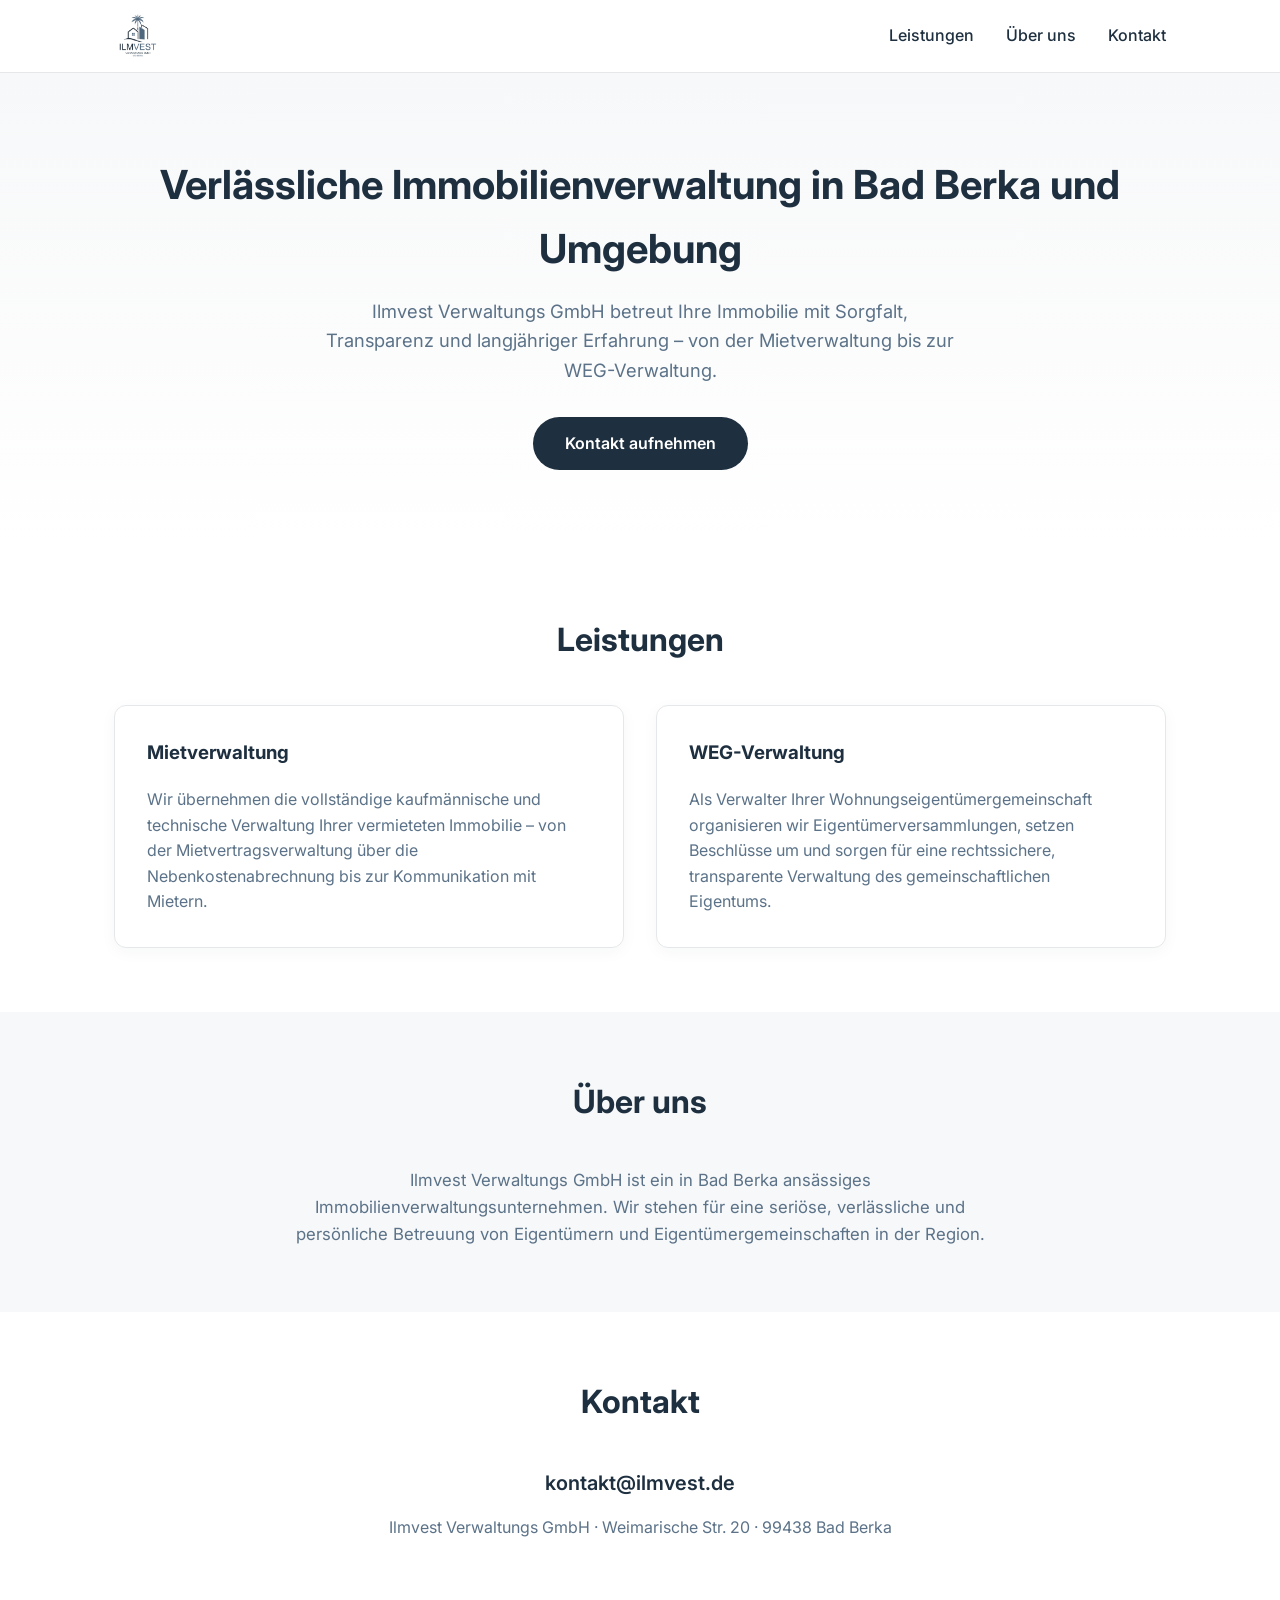
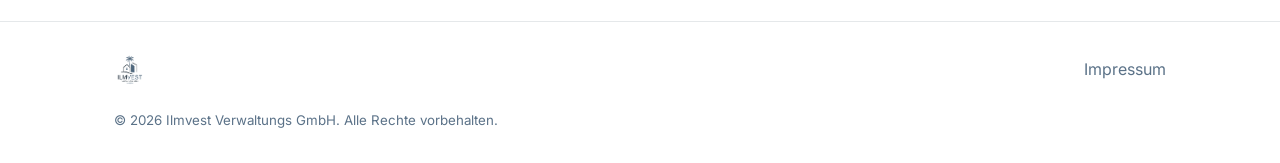
<file: index.html>
<!DOCTYPE html>
<html lang="de">
<head>
  <meta charset="UTF-8">
  <meta name="viewport" content="width=device-width, initial-scale=1.0">
  <title>Ilmvest Verwaltungs GmbH – Immobilienverwaltung in Bad Berka</title>
  <meta name="description" content="Ilmvest Verwaltungs GmbH bietet verlässliche Mietverwaltung und WEG-Verwaltung in Bad Berka und Umgebung.">
  <link rel="preconnect" href="https://fonts.googleapis.com">
  <link rel="preconnect" href="https://fonts.gstatic.com" crossorigin>
  <link href="https://fonts.googleapis.com/css2?family=Inter:wght@400;500;600;700&display=swap" rel="stylesheet">
  <link rel="stylesheet" href="assets/style.css">
</head>
<body>
  <header class="site-header">
    <div class="container">
      <a class="logo" href="index.html">
        <img src="assets/logo.png" alt="Ilmvest Verwaltungs GmbH Logo">
      </a>
      <nav class="nav nav-desktop">
        <ul>
          <li><a href="#leistungen">Leistungen</a></li>
          <li><a href="#ueber-uns">Über uns</a></li>
          <li><a href="#kontakt">Kontakt</a></li>
        </ul>
      </nav>
      <details class="nav-mobile">
        <summary aria-label="Menü öffnen">☰</summary>
        <nav class="nav-mobile-panel">
          <a href="#leistungen">Leistungen</a>
          <a href="#ueber-uns">Über uns</a>
          <a href="#kontakt">Kontakt</a>
        </nav>
      </details>
    </div>
  </header>

  <main>
    <section class="hero">
      <div class="container">
        <h1 class="reveal">Verlässliche Immobilienverwaltung in Bad Berka und Umgebung</h1>
        <p class="reveal">Ilmvest Verwaltungs GmbH betreut Ihre Immobilie mit Sorgfalt, Transparenz und langjähriger Erfahrung – von der Mietverwaltung bis zur WEG-Verwaltung.</p>
        <a class="btn reveal" href="#kontakt">Kontakt aufnehmen</a>
      </div>
    </section>

    <section id="leistungen" class="section">
      <div class="container">
        <h2 class="reveal">Leistungen</h2>
        <div class="card-grid">
          <div class="card reveal">
            <h3>Mietverwaltung</h3>
            <p>Wir übernehmen die vollständige kaufmännische und technische Verwaltung Ihrer vermieteten Immobilie – von der Mietvertragsverwaltung über die Nebenkostenabrechnung bis zur Kommunikation mit Mietern.</p>
          </div>
          <div class="card reveal">
            <h3>WEG-Verwaltung</h3>
            <p>Als Verwalter Ihrer Wohnungseigentümergemeinschaft organisieren wir Eigentümerversammlungen, setzen Beschlüsse um und sorgen für eine rechtssichere, transparente Verwaltung des gemeinschaftlichen Eigentums.</p>
          </div>
        </div>
      </div>
    </section>

    <section id="ueber-uns" class="section section-alt">
      <div class="container">
        <h2 class="reveal">Über uns</h2>
        <p class="about-text reveal">Ilmvest Verwaltungs GmbH ist ein in Bad Berka ansässiges Immobilienverwaltungsunternehmen. Wir stehen für eine seriöse, verlässliche und persönliche Betreuung von Eigentümern und Eigentümergemeinschaften in der Region.</p>
      </div>
    </section>

    <section id="kontakt" class="section contact">
      <div class="container">
        <h2 class="reveal">Kontakt</h2>
        <p class="reveal"><a class="email" href="mailto:kontakt@ilmvest.de">kontakt@ilmvest.de</a></p>
        <p class="address reveal">Ilmvest Verwaltungs GmbH · Weimarische Str. 20 · 99438 Bad Berka</p>
      </div>
    </section>
  </main>

  <footer class="site-footer">
    <div class="container">
      <img src="assets/logo.png" alt="Ilmvest Verwaltungs GmbH Logo">
      <nav>
        <a href="impressum.html">Impressum</a>
      </nav>
      <small>&copy; 2026 Ilmvest Verwaltungs GmbH. Alle Rechte vorbehalten.</small>
    </div>
  </footer>

  <script src="assets/script.js"></script>
</body>
</html>
</file>
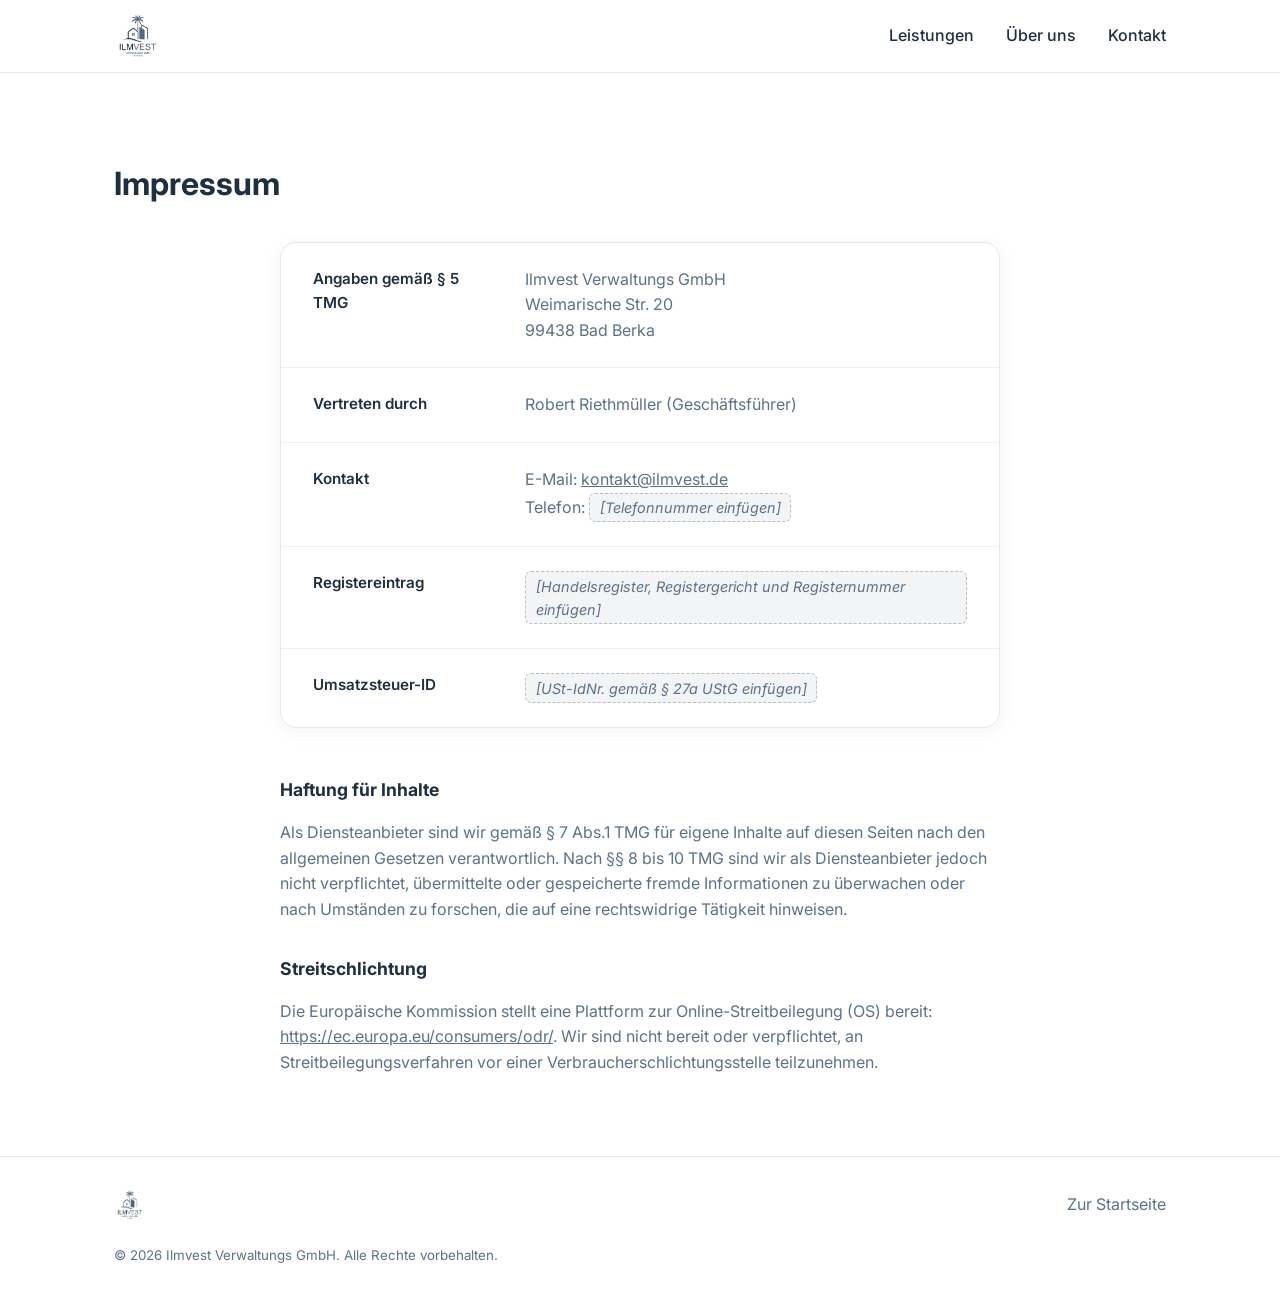
<file: impressum.html>
<!DOCTYPE html>
<html lang="de">
<head>
  <meta charset="UTF-8">
  <meta name="viewport" content="width=device-width, initial-scale=1.0">
  <title>Impressum – Ilmvest Verwaltungs GmbH</title>
  <link rel="preconnect" href="https://fonts.googleapis.com">
  <link rel="preconnect" href="https://fonts.gstatic.com" crossorigin>
  <link href="https://fonts.googleapis.com/css2?family=Inter:wght@400;500;600;700&display=swap" rel="stylesheet">
  <link rel="stylesheet" href="assets/style.css">
</head>
<body>
  <header class="site-header">
    <div class="container">
      <a class="logo" href="index.html">
        <img src="assets/logo.png" alt="Ilmvest Verwaltungs GmbH Logo">
      </a>
      <nav class="nav nav-desktop">
        <ul>
          <li><a href="index.html#leistungen">Leistungen</a></li>
          <li><a href="index.html#ueber-uns">Über uns</a></li>
          <li><a href="index.html#kontakt">Kontakt</a></li>
        </ul>
      </nav>
      <details class="nav-mobile">
        <summary aria-label="Menü öffnen">☰</summary>
        <nav class="nav-mobile-panel">
          <a href="index.html#leistungen">Leistungen</a>
          <a href="index.html#ueber-uns">Über uns</a>
          <a href="index.html#kontakt">Kontakt</a>
        </nav>
      </details>
    </div>
  </header>

  <main class="section legal">
    <div class="container">
      <h1 class="reveal">Impressum</h1>

      <div class="legal-card reveal">
        <div class="legal-row">
          <span class="legal-label">Angaben gemäß § 5 TMG</span>
          <div class="legal-value">
            <p>Ilmvest Verwaltungs GmbH<br>
            Weimarische Str. 20<br>
            99438 Bad Berka</p>
          </div>
        </div>

        <div class="legal-row">
          <span class="legal-label">Vertreten durch</span>
          <div class="legal-value">
            <p>Robert Riethmüller (Geschäftsführer)</p>
          </div>
        </div>

        <div class="legal-row">
          <span class="legal-label">Kontakt</span>
          <div class="legal-value">
            <p>
              E-Mail: <a href="mailto:kontakt@ilmvest.de">kontakt@ilmvest.de</a><br>
              Telefon: <span class="placeholder">[Telefonnummer einfügen]</span>
            </p>
          </div>
        </div>

        <div class="legal-row">
          <span class="legal-label">Registereintrag</span>
          <div class="legal-value">
            <p><span class="placeholder">[Handelsregister, Registergericht und Registernummer einfügen]</span></p>
          </div>
        </div>

        <div class="legal-row">
          <span class="legal-label">Umsatzsteuer-ID</span>
          <div class="legal-value">
            <p><span class="placeholder">[USt-IdNr. gemäß § 27a UStG einfügen]</span></p>
          </div>
        </div>
      </div>

      <div class="legal-note reveal">
        <h2>Haftung für Inhalte</h2>
        <p>Als Diensteanbieter sind wir gemäß § 7 Abs.1 TMG für eigene Inhalte auf diesen Seiten nach den allgemeinen Gesetzen verantwortlich. Nach §§ 8 bis 10 TMG sind wir als Diensteanbieter jedoch nicht verpflichtet, übermittelte oder gespeicherte fremde Informationen zu überwachen oder nach Umständen zu forschen, die auf eine rechtswidrige Tätigkeit hinweisen.</p>

        <h2>Streitschlichtung</h2>
        <p>Die Europäische Kommission stellt eine Plattform zur Online-Streitbeilegung (OS) bereit: <a href="https://ec.europa.eu/consumers/odr/" target="_blank" rel="noopener">https://ec.europa.eu/consumers/odr/</a>. Wir sind nicht bereit oder verpflichtet, an Streitbeilegungsverfahren vor einer Verbraucherschlichtungsstelle teilzunehmen.</p>
      </div>
    </div>
  </main>

  <footer class="site-footer">
    <div class="container">
      <img src="assets/logo.png" alt="Ilmvest Verwaltungs GmbH Logo">
      <nav>
        <a href="index.html">Zur Startseite</a>
      </nav>
      <small>&copy; 2026 Ilmvest Verwaltungs GmbH. Alle Rechte vorbehalten.</small>
    </div>
  </footer>

  <script src="assets/script.js"></script>
</body>
</html>
</file>
<file: assets/style.css>
:root {
  --color-primary: #1e2f3f;
  --color-accent: #5b7288;
  --color-bg: #ffffff;
  --color-bg-alt: #f7f8f9;
  --color-text: #1e2f3f;
  --color-text-muted: #5b7288;
  --font-base: "Inter", system-ui, -apple-system, "Segoe UI", sans-serif;
  --max-width: 1100px;
}

* {
  box-sizing: border-box;
}

html {
  scroll-behavior: smooth;
  scroll-padding-top: 84px;
}

@media (prefers-reduced-motion: reduce) {
  html {
    scroll-behavior: auto;
  }
  * {
    animation-duration: 0.01ms !important;
    transition-duration: 0.01ms !important;
  }
}

body {
  margin: 0;
  font-family: var(--font-base);
  color: var(--color-text);
  background: var(--color-bg);
  line-height: 1.6;
}

/* Scroll-reveal: only active once JS has confirmed and set up the observer,
   so content stays fully visible with JS disabled. */
.js .reveal {
  opacity: 0;
  transform: translateY(24px);
  transition: opacity 0.7s ease, transform 0.7s ease;
}

.js .reveal.is-visible {
  opacity: 1;
  transform: translateY(0);
}

.hero p.reveal {
  transition-delay: 0.1s;
}

.hero .btn.reveal {
  transition-delay: 0.2s;
}

.card-grid .card:nth-child(2) {
  transition-delay: 0.12s;
}

img {
  max-width: 100%;
  display: block;
}

a {
  color: var(--color-accent);
}

.container {
  max-width: var(--max-width);
  margin: 0 auto;
  padding: 0 1.5rem;
}

/* Header */
.site-header {
  position: sticky;
  top: 0;
  background: var(--color-bg);
  border-bottom: 1px solid #e5e8ea;
  z-index: 10;
}

.site-header .container {
  display: flex;
  align-items: center;
  justify-content: space-between;
  padding-top: 0.75rem;
  padding-bottom: 0.75rem;
}

.site-header .logo img {
  height: 48px;
  transition: transform 0.25s ease;
}

.site-header .logo:hover img {
  transform: scale(1.04);
}

.nav ul {
  list-style: none;
  display: flex;
  gap: 2rem;
  margin: 0;
  padding: 0;
}

.nav a {
  position: relative;
  text-decoration: none;
  color: var(--color-primary);
  font-weight: 500;
  transition: color 0.2s ease;
}

.nav a::after {
  content: "";
  position: absolute;
  left: 0;
  bottom: -4px;
  width: 0%;
  height: 2px;
  background: var(--color-accent);
  transition: width 0.25s ease;
}

.nav a:hover {
  color: var(--color-accent);
}

.nav a:hover::after {
  width: 100%;
}

/* Mobile nav uses <details>/<summary>, no JS required */
.nav-mobile {
  display: none;
  position: relative;
}

.nav-mobile summary {
  list-style: none;
  cursor: pointer;
  font-size: 1.75rem;
  line-height: 1;
  color: var(--color-primary);
}

.nav-mobile summary::-webkit-details-marker {
  display: none;
}

.nav-mobile[open] .nav-mobile-panel {
  display: flex;
}

.nav-mobile-panel {
  display: none;
  flex-direction: column;
  gap: 1rem;
  position: absolute;
  right: 0;
  top: 44px;
  background: var(--color-bg);
  border: 1px solid #e5e8ea;
  border-radius: 8px;
  padding: 1rem 1.5rem;
  box-shadow: 0 8px 24px rgba(30, 47, 63, 0.08);
  z-index: 20;
}

.nav-mobile-panel a {
  text-decoration: none;
  color: var(--color-primary);
  font-weight: 500;
  transition: color 0.2s ease, padding-left 0.2s ease;
}

.nav-mobile-panel a:hover {
  color: var(--color-accent);
  padding-left: 0.25rem;
}

@media (max-width: 768px) {
  .nav-desktop {
    display: none;
  }
  .nav-mobile {
    display: block;
  }
}

/* Hero */
.hero {
  padding: 5rem 0;
  text-align: center;
  background: linear-gradient(180deg, var(--color-bg-alt), var(--color-bg));
}

.hero h1 {
  font-size: 2.5rem;
  margin: 0 0 1rem;
  color: var(--color-primary);
  overflow-wrap: break-word;
}

@media (max-width: 480px) {
  .hero h1 {
    font-size: 1.85rem;
  }
}

.hero p {
  font-size: 1.15rem;
  color: var(--color-text-muted);
  max-width: 640px;
  margin: 0 auto 2rem;
}

.btn,
.btn.reveal {
  display: inline-block;
  background: var(--color-primary);
  color: #fff;
  padding: 0.85rem 2rem;
  border-radius: 999px;
  text-decoration: none;
  font-weight: 600;
  transition: background 0.4s cubic-bezier(0.16, 1, 0.3, 1),
    transform 0.4s cubic-bezier(0.16, 1, 0.3, 1),
    box-shadow 0.4s cubic-bezier(0.16, 1, 0.3, 1),
    opacity 0.7s ease;
}

.btn:hover {
  background: var(--color-accent);
  color: #fff;
  transform: translateY(-2px);
  box-shadow: 0 10px 24px rgba(30, 47, 63, 0.18);
}

/* Sections */
.section {
  padding: 4rem 0;
}

.section-alt {
  background: var(--color-bg-alt);
}

.section h2 {
  font-size: 2rem;
  color: var(--color-primary);
  margin-top: 0;
  text-align: center;
  margin-bottom: 2.5rem;
}

/* Cards (Leistungen) */
.card-grid {
  display: grid;
  grid-template-columns: repeat(2, 1fr);
  gap: 2rem;
}

@media (max-width: 768px) {
  .card-grid {
    grid-template-columns: 1fr;
  }
}

.card,
.card.reveal {
  background: var(--color-bg);
  border: 1px solid #e5e8ea;
  border-radius: 12px;
  padding: 2rem;
  box-shadow: 0 4px 16px rgba(30, 47, 63, 0.04);
  transition: transform 0.55s cubic-bezier(0.16, 1, 0.3, 1),
    box-shadow 0.55s cubic-bezier(0.16, 1, 0.3, 1),
    border-color 0.55s cubic-bezier(0.16, 1, 0.3, 1),
    opacity 0.7s ease;
}

.card:hover {
  transform: translateY(-6px);
  border-color: var(--color-accent);
  box-shadow: 0 16px 32px rgba(30, 47, 63, 0.1);
}

.card h3 {
  color: var(--color-primary);
  margin-top: 0;
  transition: color 0.55s cubic-bezier(0.16, 1, 0.3, 1);
}

.card:hover h3 {
  color: var(--color-accent);
}

.card p {
  color: var(--color-text-muted);
  margin-bottom: 0;
}

/* Über uns */
.about-text {
  max-width: 720px;
  margin: 0 auto;
  text-align: center;
  color: var(--color-text-muted);
  font-size: 1.05rem;
}

/* Kontakt */
.contact {
  text-align: center;
}

.contact a.email {
  font-size: 1.25rem;
  font-weight: 600;
  color: var(--color-primary);
  text-decoration: none;
  border-bottom: 2px solid transparent;
  transition: color 0.2s ease, border-color 0.2s ease;
}

.contact a.email:hover {
  color: var(--color-accent);
  border-color: var(--color-accent);
}

.contact .address {
  margin-top: 0.5rem;
  color: var(--color-text-muted);
}

/* Footer */
.site-footer {
  border-top: 1px solid #e5e8ea;
  padding: 2rem 0;
}

.site-footer .container {
  display: flex;
  align-items: center;
  justify-content: space-between;
  flex-wrap: wrap;
  gap: 1rem;
}

.site-footer img {
  height: 32px;
}

.site-footer nav a {
  color: var(--color-text-muted);
  text-decoration: none;
  margin-left: 1.5rem;
  transition: color 0.2s ease;
}

.site-footer nav a:hover {
  color: var(--color-accent);
}

.site-footer small {
  display: block;
  color: var(--color-text-muted);
  margin-top: 0.5rem;
  width: 100%;
}

/* Impressum page */
.legal h1 {
  color: var(--color-primary);
  margin-bottom: 2rem;
}

.legal-card {
  max-width: 720px;
  margin: 0 auto;
  background: var(--color-bg);
  border: 1px solid #e5e8ea;
  border-radius: 16px;
  box-shadow: 0 4px 20px rgba(30, 47, 63, 0.05);
  overflow: hidden;
}

.legal-row {
  display: grid;
  grid-template-columns: 180px 1fr;
  gap: 1rem 2rem;
  padding: 1.5rem 2rem;
  border-bottom: 1px solid #eef0f2;
}

.legal-row:last-child {
  border-bottom: none;
}

@media (max-width: 560px) {
  .legal-row {
    grid-template-columns: 1fr;
    gap: 0.35rem;
    padding: 1.25rem 1.5rem;
  }
}

.legal-label {
  color: var(--color-primary);
  font-weight: 600;
  font-size: 0.95rem;
}

.legal-value {
  color: var(--color-text-muted);
}

.legal-value a {
  color: var(--color-accent);
}

.legal-value p {
  margin: 0 0 0.75rem;
}

.legal-value p:last-child {
  margin-bottom: 0;
}

.legal .placeholder {
  display: inline-block;
  font-style: italic;
  font-size: 0.9rem;
  color: var(--color-accent);
  background: rgba(91, 114, 136, 0.08);
  border: 1px dashed rgba(91, 114, 136, 0.4);
  border-radius: 6px;
  padding: 0.15rem 0.6rem;
}

.legal-note {
  max-width: 720px;
  margin: 3rem auto 0;
}

.legal-note h2 {
  color: var(--color-primary);
  font-size: 1.1rem;
  margin-top: 2rem;
  margin-bottom: 0.5rem;
  text-align: left;
}

.legal-note p {
  color: var(--color-text-muted);
  text-align: left;
}
</file>
